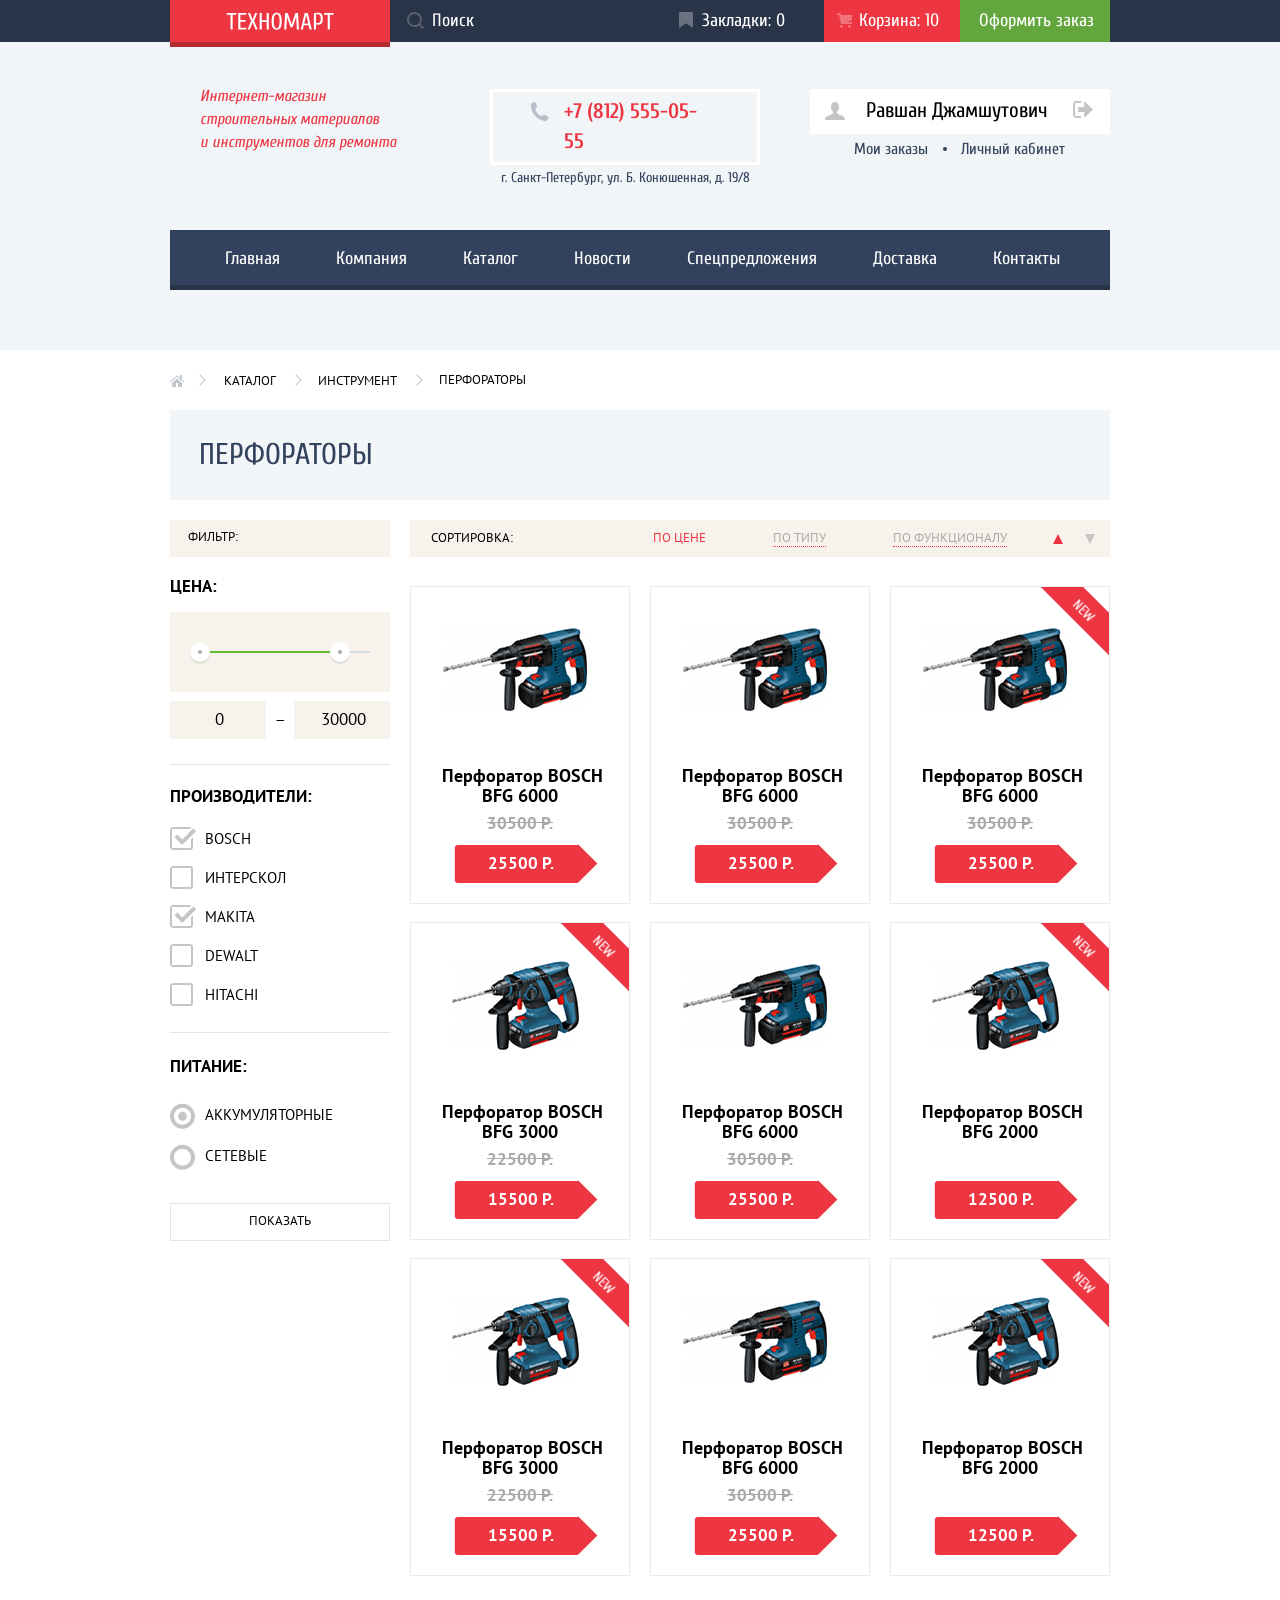
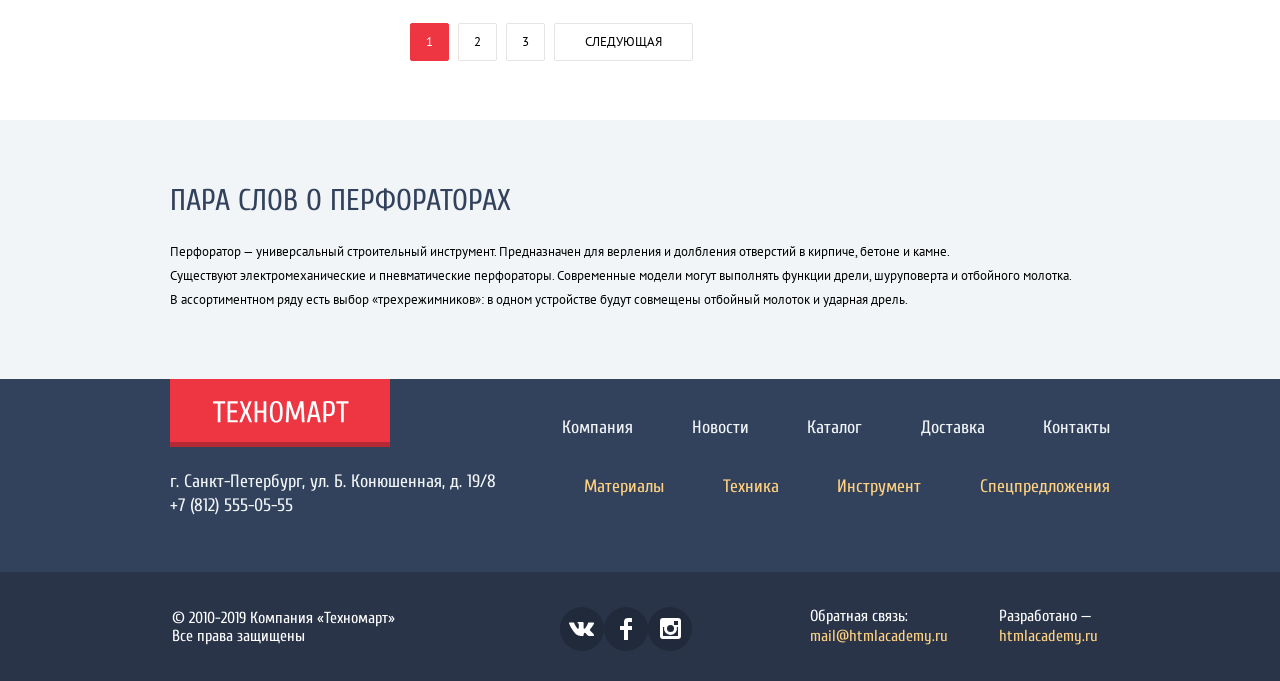
<file: catalog.html>
<!DOCTYPE html>
<html class="page" lang="ru">

<head>
  <meta charset="utf-8">
  <title>HTML Academy: Техномарт</title>
  <link rel="icon" href="favicon.ico">
  <link rel="icon" href="img/icon.svg" type="image/svg+xml">
  <link rel="apple-touch-icon" href="img/180.png">
  <link rel="manifest" href="manifest.webmanifest">
  <link
    href="https://fonts.googleapis.com/css2?family=Cuprum:ital,wght@0,400;0,700;1,400;1,700&family=PT+Sans:wght@400;700&display=swap&display=swap"
    rel="stylesheet">
  <link rel="stylesheet" href="css/normalize.min.css">
  <link rel="stylesheet" href="css/style.min.css">
</head>

<body class="page-body">
  <header class="main-header catalog-header">
    <div class="first-line-wrapper">
      <div class="header-first-line">
        <a class="header-logo" href="index.html">
          <img class="header-logo-img" src="img/tehnomart-logo-header.svg" alt="Логотип Техномарт." width="108"
            height="18">
        </a>
        <form class="search" method="POST" action="https://echo.htmlacademy.ru">
          <label class="visually-hidden" for="search">Поиск</label>
          <input class="search-input" type="search" id="search" name="search" placeholder="Поиск" required>
          <svg class="loupe" width="17" height="17" fill="#c5c5c5" xmlns="http://www.w3.org/2000/svg">
            <path fill-rule="evenodd" clip-rule="evenodd"
              d="M13.46 12.04L17 15.6 15.59 17l-3.55-3.54a7.5 7.5 0 111.41-1.41zM7.5 2a5.5 5.5 0 10.01 11.01A5.5 5.5 0 007.5 2z" />
          </svg>
        </form>
        <ul class="buyer-assistance-list">
          <li class="buyer-assistance-item">
            <a class="buyer-assistance-link bookmarks" href="#">Закладки: <span>0</span></a>
          </li>
          <li class="buyer-assistance-item">
            <a class="buyer-assistance-link cart filled-cart" href="#">Корзина: <span>10</span></a>
          </li>
          <li class="buyer-assistance-item">
            <a class="buyer-assistance-link place-order" href="#">Оформить заказ</a>
          </li>
        </ul>
      </div>
    </div>

    <div class="header-middle-line">
      <p class="middle-line-text">
        Интернет-магазин строительных материалов и&nbsp;инструментов для ремонта
      </p>
      <div class="header-address-block">
        <a class="header-phone" href="tel:78125550555">+7 (812) 555-05-55</a>
        <address class="header-address">
          г. Санкт-Петербург, ул. Б. Конюшенная, д. 19/8
        </address>
      </div>
      <div class="personal-account">
        <a class="personal-accaunt-link" href="#" aria-label="Профиль">
          <svg class="man-shadow" width="20" height="18" fill="#C5C5C5" xmlns="http://www.w3.org/2000/svg">
            <path
              d="M17.881 14.166c-2.144-.735-4.256-1.666-5.207-2.39-.657-.501-.77-1.618-.517-2.415 1.118-.903 1.864-2.477 1.864-4.278C14.021 2.276 12.221 0 10 0S5.979 2.276 5.979 5.083c0 1.801.746 3.374 1.863 4.277.253.798.141 1.915-.517 2.416-.95.724-3.063 1.654-5.207 2.39C-.026 14.902 0 18 0 18h20s.025-3.099-2.119-3.834z" />
          </svg>
          Равшан Джамшутович
        </a>

        <a class="login-out-button" href="#" aria-label="Выход из аккаунта">
          <svg class="login-out-icon" width="20" height="17" fill="#c5c5c5" xmlns="http://www.w3.org/2000/svg">
            <path d="M20 8.5L11.12 0v6h-6v5h6v6L20 8.5z" />
            <path
              d="M2.1 13.95V3.05c.02-.38.18-1.06 1.02-1.06h5.02V0H3.12C.94 0 .12 1.81.09 3.03v10.94C.1 15.2.94 17 3.12 17h5.02v-1.99H3.12c-.84 0-1-.68-1.01-1.06z" />
          </svg>
        </a>
        <div class="my-orders-block">
          <a class="my-orders-link" href="#">Мои заказы</a>
          <a class="personal-link" href="#">Личный кабинет</a>
        </div>
      </div>
    </div>

    <nav class="main-nav">
      <ul class="site-nav">
        <li class="site-nav-item"><a class="site-nav-link" href="index.html">Главная</a></li>
        <li class="site-nav-item"><a class="site-nav-link" href="#">Компания</a></li>
        <li class="site-nav-item"><a class="site-nav-link">Каталог</a></li>
        <li class="site-nav-item"><a class="site-nav-link" href="#">Новости</a></li>
        <li class="site-nav-item"><a class="site-nav-link" href="#">Спецпредложения</a></li>
        <li class="site-nav-item"><a class="site-nav-link" href="#">Доставка</a></li>
        <li class="site-nav-item"><a class="site-nav-link" href="#">Контакты</a></li>
      </ul>
    </nav>
  </header>

  <main class="page-catalog">
    <div class="container-s">
      <h1 class="visually-hidden">Большой выбор товаров на любой вкус</h1>
      <ul class="bread-crumbs">
        <li class="bread-crumbs-item bread-crumbs-item--home">
          <a class="bread-crumbs-link bread-crumbs-main" href="index.html">Главная</a>
        </li>
        <li class="bread-crumbs-item"><a class="bread-crumbs-link" href="#">Каталог</a></li>
        <li class="bread-crumbs-item"><a class="bread-crumbs-link" href="#">Инструмент</a></li>
        <li class="bread-crumbs-item breadcrums-current">Перфораторы</li>
      </ul>
      <h2 class="section-title perforator">Перфораторы</h2>

      <div class="catalog-wrapper">

        <section class="filters">
          <h3 class="catalog-section-title filters-title">Фильтр:</h3>
          <form class="filter" action="https://echo.htmlacademy.ru" method="GET">
            <fieldset class="filter-fieldset filter-price">
              <legend class="filter-legend">Цена:</legend>
              <div class="range-filter">
                <div class="range-controls">
                  <div class="scale">
                    <!-- ! Стили в разметке для программиста -->
                    <div class="bar" style="
                      width: 80%;
                      margin-left: 0%;">
                    </div>
                  </div>
                  <a class="toggle toggle-min" href="#" aria-label="Настройка минимальной цены" tabindex="0" style="
                  margin-left: 8%;"></a>
                  <a class="toggle toggle-max" href="#" aria-label="Настройка максимальной цены" tabindex="0" style="
                  margin-left: 72%;">
                  </a>
                </div>
                <div class="price-controls">
                  <label for="min-price">
                    <input class="price-controls-input" id="min-price" name="min-price" type="text" value="0">
                  </label>
                  <span>&mdash;</span>
                  <label for="max-price">
                    <input class="price-controls-input" id="max-price" name="max-price" type="text" value="30000">
                  </label>
                </div>
              </div>
            </fieldset>

            <fieldset class="filter-fieldset filter-manufacturers">
              <legend class="filter-legend">Производители:</legend>
              <ul class="filter-manufacturers-list">
                <li class="filter-checkbox">
                  <input class="check-input visually-hidden" name="checkbox-bosch" id="checkbox-bosch" type="checkbox"
                    checked>
                  <label class="check label-option" for="checkbox-bosch">Bosch</label>
                  <svg class="check-box" width="27" height="23" xmlns="http://www.w3.org/2000/svg">
                    <path class="check-square" fill-rule="evenodd" clip-rule="evenodd"
                      d="M3 0h17a3 3 0 013 3v17a3 3 0 01-3 3H3a3 3 0 01-3-3V3a3 3 0 013-3zm18 3c0-.54-.46-1-1-1H3c-.54 0-1 .46-1 1v17c0 .54.46 1 1 1h17c.54 0 1-.46 1-1V3z" />

                    <path class="check-mark"
                      d="M7.28 7.49L4.46 10.3l7.78 7.79L26.17 4.17l-2.83-2.83-11.1 11.1-4.96-4.95z" />
                    <path class="check-mark"
                      d="M21 20c0 .54-.46 1-1 1H3c-.54 0-1-.46-1-1V3c0-.54.46-1 1-1h16.9L21.5.42A2.96 2.96 0 0020 0H3a3 3 0 00-3 3v17a3 3 0 003 3h17a3 3 0 003-3v-9.83l-2 2V20z" />
                  </svg>
                </li>

                <li class="filter-checkbox">
                  <input class="check-input visually-hidden" name="checkbox-interskol" id="checkbox-interskol"
                    type="checkbox">
                  <label class="check label-option" for="checkbox-interskol">Интерскол</label>
                  <svg class="check-box" width="27" height="23" fill="c5c5c5" xmlns="http://www.w3.org/2000/svg">
                    <path class="check-square" fill-rule="evenodd" clip-rule="evenodd"
                      d="M3 0h17a3 3 0 013 3v17a3 3 0 01-3 3H3a3 3 0 01-3-3V3a3 3 0 013-3zm18 3c0-.54-.46-1-1-1H3c-.54 0-1 .46-1 1v17c0 .54.46 1 1 1h17c.54 0 1-.46 1-1V3z" />

                    <path class="check-mark"
                      d="M7.28 7.49L4.46 10.3l7.78 7.79L26.17 4.17l-2.83-2.83-11.1 11.1-4.96-4.95z" />
                    <path class="check-mark"
                      d="M21 20c0 .54-.46 1-1 1H3c-.54 0-1-.46-1-1V3c0-.54.46-1 1-1h16.9L21.5.42A2.96 2.96 0 0020 0H3a3 3 0 00-3 3v17a3 3 0 003 3h17a3 3 0 003-3v-9.83l-2 2V20z" />
                  </svg>
                </li>

                <li class="filter-checkbox">
                  <input class="check-input visually-hidden" name="checkbox-makita" id="checkbox-makita" type="checkbox"
                    checked>
                  <label class="check label-option" for="checkbox-makita">Makita</label>
                  <svg class="check-box" width="27" height="23" fill="c5c5c5" xmlns="http://www.w3.org/2000/svg">
                    <path class="check-square" fill-rule="evenodd" clip-rule="evenodd"
                      d="M3 0h17a3 3 0 013 3v17a3 3 0 01-3 3H3a3 3 0 01-3-3V3a3 3 0 013-3zm18 3c0-.54-.46-1-1-1H3c-.54 0-1 .46-1 1v17c0 .54.46 1 1 1h17c.54 0 1-.46 1-1V3z" />

                    <path class="check-mark"
                      d="M7.28 7.49L4.46 10.3l7.78 7.79L26.17 4.17l-2.83-2.83-11.1 11.1-4.96-4.95z" />
                    <path class="check-mark"
                      d="M21 20c0 .54-.46 1-1 1H3c-.54 0-1-.46-1-1V3c0-.54.46-1 1-1h16.9L21.5.42A2.96 2.96 0 0020 0H3a3 3 0 00-3 3v17a3 3 0 003 3h17a3 3 0 003-3v-9.83l-2 2V20z" />
                  </svg>
                </li>

                <li class="filter-checkbox">
                  <input class="check-input visually-hidden" name="checkbox-dewalt" id="checkbox-dewalt"
                    type="checkbox">
                  <label class="check label-option" for="checkbox-dewalt">Dewalt</label>
                  <svg class="check-box" width="27" height="23" fill="c5c5c5" xmlns="http://www.w3.org/2000/svg">
                    <path class="check-square" fill-rule="evenodd" clip-rule="evenodd"
                      d="M3 0h17a3 3 0 013 3v17a3 3 0 01-3 3H3a3 3 0 01-3-3V3a3 3 0 013-3zm18 3c0-.54-.46-1-1-1H3c-.54 0-1 .46-1 1v17c0 .54.46 1 1 1h17c.54 0 1-.46 1-1V3z" />

                    <path class="check-mark"
                      d="M7.28 7.49L4.46 10.3l7.78 7.79L26.17 4.17l-2.83-2.83-11.1 11.1-4.96-4.95z" />
                    <path class="check-mark"
                      d="M21 20c0 .54-.46 1-1 1H3c-.54 0-1-.46-1-1V3c0-.54.46-1 1-1h16.9L21.5.42A2.96 2.96 0 0020 0H3a3 3 0 00-3 3v17a3 3 0 003 3h17a3 3 0 003-3v-9.83l-2 2V20z" />
                  </svg>
                </li>

                <li class="filter-checkbox">
                  <input class="check-input visually-hidden" name="checkbox-hitachi" id="checkbox-hitachi"
                    type="checkbox">
                  <label class="check label-option" for="checkbox-hitachi">Hitachi</label>
                  <svg class="check-box" width="27" height="23" fill="c5c5c5" xmlns="http://www.w3.org/2000/svg">
                    <path class="check-square" fill-rule="evenodd" clip-rule="evenodd"
                      d="M3 0h17a3 3 0 013 3v17a3 3 0 01-3 3H3a3 3 0 01-3-3V3a3 3 0 013-3zm18 3c0-.54-.46-1-1-1H3c-.54 0-1 .46-1 1v17c0 .54.46 1 1 1h17c.54 0 1-.46 1-1V3z" />

                    <path class="check-mark"
                      d="M7.28 7.49L4.46 10.3l7.78 7.79L26.17 4.17l-2.83-2.83-11.1 11.1-4.96-4.95z" />
                    <path class="check-mark"
                      d="M21 20c0 .54-.46 1-1 1H3c-.54 0-1-.46-1-1V3c0-.54.46-1 1-1h16.9L21.5.42A2.96 2.96 0 0020 0H3a3 3 0 00-3 3v17a3 3 0 003 3h17a3 3 0 003-3v-9.83l-2 2V20z" />
                  </svg>
                </li>
              </ul>
            </fieldset>

            <fieldset class="filter-fieldset filter-power">
              <legend class="filter-legend">Питание:</legend>
              <ul class="filter-power-list">
                <li class="filter-power-item">
                  <input class="radio-input visually-hidden" name="radio-power" id="checkradio-battery" type="radio"
                    value="battery" checked>
                  <label class="radio-label label-option" for="checkradio-battery">Аккумуляторные</label>
                  <svg class="radio" width="25" height="26" fill="none" xmlns="http://www.w3.org/2000/svg">
                    <path class="radio-circle" fill-rule="evenodd" clip-rule="evenodd"
                      d="M0 13.354C0 6.451 5.597.854 12.5.854S25 6.451 25 13.354s-5.597 12.5-12.5 12.5S0 20.257 0 13.354zm21 0c0-4.687-3.813-8.5-8.5-8.5-4.687 0-8.5 3.813-8.5 8.5 0 4.687 3.813 8.5 8.5 8.5 4.687 0 8.5-3.813 8.5-8.5z" />
                    <path class="radio-mark" d="M12.5 17.854a4.5 4.5 0 100-9 4.5 4.5 0 000 9z" />
                  </svg>
                </li>

                <li class="filter-power-item">
                  <input class="radio-input visually-hidden" name="radio-power" id="checkradio-network" type="radio"
                    value="network">
                  <label class="radio-label label-option" for="checkradio-network">Сетевые</label>
                  <svg class="radio" width="25" height="26" fill="none" xmlns="http://www.w3.org/2000/svg">
                    <path class="radio-circle" fill-rule="evenodd" clip-rule="evenodd"
                      d="M0 13.354C0 6.451 5.597.854 12.5.854S25 6.451 25 13.354s-5.597 12.5-12.5 12.5S0 20.257 0 13.354zm21 0c0-4.687-3.813-8.5-8.5-8.5-4.687 0-8.5 3.813-8.5 8.5 0 4.687 3.813 8.5 8.5 8.5 4.687 0 8.5-3.813 8.5-8.5z" />
                    <path class="radio-mark" d="M12.5 17.854a4.5 4.5 0 100-9 4.5 4.5 0 000 9z" />
                  </svg>
                </li>
              </ul>
            </fieldset>

            <button class="button-show" type="submit">Показать</button>
          </form>
        </section>

        <div class="gallery-wrapper">

          <section class="sort">
            <h3 class="catalog-section-title sort-title">Сортировка:</h3>
            <ul class="sort-list">
              <li class="sort-list-item"><a class="sort-link by-price sort-selected" href="#">По цене</a></li>
              <li class="sort-list-item"><a class="sort-link by-type" href="#">По типу</a></li>
              <li class="sort-list-item"><a class="sort-link by-functional" href="#">По функционалу</a></li>
            </ul>
            <a class="sort-button sort-button-up sort-button--active" href="#"
              aria-label="Переключатель сортировки"></a>
            <a class="sort-button sort-button-down" href="#" aria-label="Переключатель сортировки"></a>
          </section>

          <section class="catalog">

            <h3 class="visually-hidden">Список товаров</h3>

            <ul class="catalog-list">

              <li class="catalog-item card">
                <div class="card-img-container">
                  <img class="card-img" src="img/bfg-6000.jpg" alt="Внешний вид перфоратора." width="144" height="128">
                </div>
                <div class="card-link-block">
                  <a class="card-link-buy js-link-buy" href="#">Купить</a>
                  <a class="card-link-bookmarks" href="#">В закладки</a>
                </div>
                <p class="card-name">Перфоратор&nbsp;BOSCH BFG 6000 </p>
                <div class="card-price-block">
                  <del class="card-old-price">30500 Р.</del>
                  <span class="card-new-price">25500 Р.</span>
                </div>
              </li>

              <li class="catalog-item card">
                <div class="card-img-container">
                  <img class="card-img" src="img/bfg-6000.jpg" alt="Внешний вид перфоратора." width="144" height="128">
                </div>
                <div class="card-link-block">
                  <a class="card-link-buy js-link-buy" href="#">Купить</a>
                  <a class="card-link-bookmarks" href="#">В закладки</a>
                </div>
                <p class="card-name">Перфоратор&nbsp;BOSCH BFG 6000 </p>
                <div class="card-price-block">
                  <del class="card-old-price">30500 Р.</del>
                  <span class="card-new-price">25500 Р.</span>
                </div>
              </li>

              <li class="catalog-item card product-new">
                <div class="card-img-container">
                  <img class=" card-img" src="img/bfg-6000.jpg" alt="Внешний вид перфоратора." width="144" height="128">
                </div>
                <div class="card-link-block">
                  <a class=" card-link-buy js-link-buy" href="#">Купить</a>
                  <a class="card-link-bookmarks" href="#">В закладки</a>
                </div>
                <p class="card-name">Перфоратор&nbsp;BOSCH BFG 6000 </p>
                <div class="card-price-block">
                  <del class="card-old-price">30500 Р.</del>
                  <span class="card-new-price">25500 Р.</span>
                </div>
              </li>

              <li class="catalog-item card product-new">
                <div class="card-img-container">
                  <img class="card-img" src="img/bfg-3000.jpg" alt="Внешний вид перфоратора." width="127" height="112">
                </div>
                <div class="card-link-block">
                  <a class="card-link-buy js-link-buy" href="#">Купить</a>
                  <a class="card-link-bookmarks" href="#">В закладки</a>
                </div>
                <p class="card-name">Перфоратор&nbsp;BOSCH BFG 3000</p>
                <div class="card-price-block">
                  <del class="card-old-price">22500 Р.</del>
                  <span class="card-new-price">15500 Р.</span>
                </div>
              </li>

              <li class="catalog-item card">
                <div class="card-img-container">
                  <img class="card-img" src="img/bfg-6000.jpg" alt="Внешний вид перфоратора." width="144" height="128">
                </div>
                <div class="card-link-block">
                  <a class="card-link-buy js-link-buy" href="#">Купить</a>
                  <a class="card-link-bookmarks" href="#">В закладки</a>
                </div>
                <p class="card-name">Перфоратор&nbsp;BOSCH BFG 6000 </p>
                <div class="card-price-block">
                  <del class="card-old-price">30500 Р.</del>
                  <span class="card-new-price">25500 Р.</span>
                </div>
              </li>

              <li class="catalog-item card product-new">
                <div class="card-img-container">
                  <img class="card-img" src="img/bfg-2000.jpg" alt="Внешний вид перфоратора." width="127" height="112">
                </div>
                <div class="card-link-block">
                  <a class="card-link-buy js-link-buy" href="#">Купить</a>
                  <a class="card-link-bookmarks" href="#">В закладки</a>
                </div>
                <p class="card-name">Перфоратор&nbsp;BOSCH BFG 2000</p>
                <div class="card-price-block">
                  <del class="card-old-price"></del>
                  <span class="card-new-price">12500 Р.</span>
                </div>
              </li>

              <li class="catalog-item card product-new">
                <div class="card-img-container">
                  <img class="card-img" src="img/bfg-3000.jpg" alt="Внешний вид перфоратора." width="127" height="112">
                </div>
                <div class="card-link-block">
                  <a class="card-link-buy js-link-buy" href="#">Купить</a>
                  <a class="card-link-bookmarks" href="#">В закладки</a>
                </div>
                <p class="card-name">Перфоратор&nbsp;BOSCH BFG 3000</p>
                <div class="card-price-block">
                  <del class="card-old-price">22500 Р.</del>
                  <span class="card-new-price">15500 Р.</span>
                </div>
              </li>

              <li class="catalog-item card">
                <div class="card-img-container">
                  <img class="card-img" src="img/bfg-6000.jpg" alt="Внешний вид перфоратора." width="144" height="128">
                </div>
                <div class="card-link-block">
                  <a class="card-link-buy js-link-buy" href="#">Купить</a>
                  <a class="card-link-bookmarks" href="#">В закладки</a>
                </div>
                <p class="card-name">Перфоратор&nbsp;BOSCH BFG 6000 </p>
                <div class="card-price-block">
                  <del class="card-old-price">30500 Р.</del>
                  <span class="card-new-price">25500 Р.</span>
                </div>
              </li>

              <li class="catalog-item card product-new">
                <div class="card-img-container">
                  <img class="card-img" src="img/bfg-2000.jpg" alt="Внешний вид перфоратора." width="127" height="112">
                </div>
                <div class="card-link-block">
                  <a class="card-link-buy js-link-buy" href="#">Купить</a>
                  <a class="card-link-bookmarks" href="#">В закладки</a>
                </div>
                <p class="card-name">Перфоратор&nbsp;BOSCH BFG 2000</p>
                <div class="card-price-block">
                  <del class="card-old-price"></del>
                  <span class="card-new-price">12500 Р.</span>
                </div>
              </li>

            </ul>

            <ul class="pagination-list">
              <li class="pagination-item">
                <a class="pagination-link pagination-link-current" href="#">1</a>
              </li>
              <li class="pagination-item">
                <a class="pagination-link" href="#">2</a>
              </li>
              <li class="pagination-item">
                <a class="pagination-link" href="#">3</a>
              </li>
              <li class="pagination-item">
                <a class="pagination-link pagination-link-next" href="#">Следующая</a>
              </li>
            </ul>

          </section>
        </div>
      </div>
    </div>

    <article class="catalog-article">
      <div class="container">
        <h2 class="section-title catalog-article-title">
          Пара слов о перфораторах
        </h2>
        <p class="paragraph-text catalog-article-text">
          Перфоратор — универсальный строительный инструмент. Предназначен для верления и долбления отверстий в
          кирпиче,
          бетоне и камне.<br>
          Существуют электромеханические и пневматические перфораторы. Современные модели могут выполнять функции
          дрели,
          шуруповерта и отбойного молотка.<br>
          В ассортиментном ряду есть выбор «трехрежимников»: в одном устройстве будут совмещены отбойный молоток и
          ударная дрель.
        </p>
      </div>
    </article>
  </main>

  <footer class="main-footer">
    <section class="footer-nav">
      <div class="container">
        <h2 class="visually-hidden">Контакты и навигация</h2>
        <div class="footer-nav-wrapper">
          <a class="footer-logo" href="index.html"><img class="footer-logo-img" src="img/tehnomart-logo-footer.svg"
              alt="Логотип Техномарт." width="137" height="22"></a>
          <ul class="footer-nav-list">
            <li class="footer-nav-item"><a class="footer-nav-link" href="#">Компания</a></li>
            <li class="footer-nav-item"><a class="footer-nav-link" href="#">Новости</a></li>
            <li class="footer-nav-item">
              <a class="footer-nav-link">Каталог</a>
            </li>
            <li class="footer-nav-item"><a class="footer-nav-link" href="#">Доставка</a></li>
            <li class="footer-nav-item"><a class="footer-nav-link" href="#">Контакты</a></li>
          </ul>
          <div class="footer-address-block">
            <address class="footer-address">
              г. Санкт-Петербург, ул. Б. Конюшенная, д. 19/8
            </address>
            <a class="footer-phone" href="tel:78125550555">+7 (812) 555-05-55</a>
          </div>
          <ul class="footer-offers-list">
            <li class="footer-offers-item"><a class="footer-offers-link" href="#">Материалы</a></li>
            <li class="footer-offers-item"><a class="footer-offers-link" href="#">Техника</a></li>
            <li class="footer-offers-item"><a class="footer-offers-link" href="#">Инструмент</a></li>
            <li class="footer-offers-item">
              <a class="footer-offers-link" href="#">Спецпредложения</a>
            </li>
          </ul>
        </div>
      </div>
    </section>

    <section class="footer-social">
      <div class="container">
        <h2 class="visually-hidden">Социальные сети и обратная связь</h2>
        <div class="footer-social-wrapper">
          <p class="footer-social-copyright">
            &copy; 2010-2019 Компания &laquo;Техномарт&raquo; Все права
            защищены
          </p>
          <ul class="footer-social-list">
            <li class="footer-social-item">
              <a class="social-button" href="#">
                <span class="visually-hidden">Вконтакте</span>
                <svg width="26" height="15" fill="none" xmlns="http://www.w3.org/2000/svg">
                  <path
                    d="M15.54 11.73c.92-.3 2.1 1.91 3.35 2.75.95.64 1.67.5 1.67.5l3.34-.04s1.75-.1.92-1.46c-.07-.11-.48-1-2.49-2.83-2.1-1.92-1.8-1.6.72-4.92C24.58 3.71 25.2 2.48 25 1.95c-.19-.5-1.32-.37-1.32-.37l-3.77.03c-.36 0-.67.1-.82.48 0 0-.6 1.56-1.39 2.89-1.67 2.8-2.34 2.95-2.62 2.77-.64-.4-.48-1.63-.48-2.5 0-2.71.42-3.84-.81-4.14-.41-.1-.71-.16-1.76-.17-1.34-.02-2.48 0-3.12.31-.43.21-.76.67-.56.7.25.03.8.14 1.11.54.39.52.37 1.68.37 1.68s.22 3.2-.52 3.6c-.5.27-1.2-.29-2.7-2.83-.76-1.3-1.34-2.74-1.34-2.74s-.1-.27-.3-.42c-.25-.17-.59-.22-.59-.22l-3.57.02s-.54.01-.74.24c-.17.2-.01.63-.01.63s2.8 6.45 5.97 9.7c2.9 2.98 6.21 2.79 6.21 2.79h1.5s.45-.05.68-.3c.22-.22.21-.64.21-.64s-.03-1.98.9-2.27z"
                    fill="#fff" />
                </svg>
              </a>
            </li>
            <li class="footer-social-item">
              <a class="social-button" href="#">
                <span class="visually-hidden">Фейсбук</span>
                <svg width="12" height="22" fill="none" xmlns="http://www.w3.org/2000/svg">
                  <path d="M12 4V0H8a4 4 0 00-4 4v4H0v4h4v10h4V12h4V8H8V4h4z" fill="#fff" />
                </svg>
              </a>
            </li>
            <li class="footer-social-item">
              <a class="social-button" href="#">
                <span class="visually-hidden">Инстаграм</span>
                <svg width="21" height="21" fill="none" xmlns="http://www.w3.org/2000/svg">
                  <path fill-rule="evenodd" clip-rule="evenodd"
                    d="M3 0h15a3 3 0 013 3v15a3 3 0 01-3 3H3a3 3 0 01-3-3V3a3 3 0 013-3zm11 10.5a3.5 3.5 0 10-7 0 3.5 3.5 0 007 0zM3 18V9h1.18a6.5 6.5 0 1012.64 0H18v9H3zM14 7h4V3h-4v4z"
                    fill="#fff" />
                </svg>
              </a>
            </li>
          </ul>
          <p class="footer-feedback">
            Обратная связь:<br><a class="footer-feedback-link" href="mailto:mail@htmlacademy.ru">mail@htmlacademy.ru</a>
          </p>
          <p class="footer-developer">
            Разработано&nbsp;&mdash;<a class="footer-developer-link"
              href="https://htmlacademy.ru/intensive/htmlcss">htmlacademy.ru</a>
          </p>
        </div>
      </div>
    </section>
  </footer>

  <section class="modal cart-notice js-cart-notice">
    <div class="cart-notice-positioning">
      <h2 class="cart-notice-title">Товар добавлен в корзину!</h2>
      <div class="cart-notice-button-block">
        <a class="button arrange" href="#">Оформить заказ</a>
        <a class="button continue-shopping" href="#">Продолжить покупки</a>
      </div>
      <button class="modal-close" type="button">Закрыть</button>
    </div>
  </section>

  <script src="./js/script.min.js"></script>
</body>

</html>
</file>
<file: css/style.min.css>
:root{--basic-white:#ffffff;--basic-beige:#f7f3ec;--basic-cream:#f9f5f0;--basic-cloudy:#f1f5f7;--basic-border:#e5e5e5;--basic-disabled:#b5b5b5;--basic-greylight:#c5c5c5;--basic-grey:#a9a9a9;--basic-dark-grey:#3d546f;--basic-yellow:#ffbf47;--basic-dark-yellow:#ffd180;--basic-red:#ee3643;--basic-dark-red:#ca2c37;--basic-darken-red:#ba2732;--basic-lilac:#dc91d8;--basic-black:#000000;--basic-line:#405069;--basic-sky-blue:#3bbce3;--basic-blue:#32425c;--basic-dark-blue:#293449;--basic-darken-blue:#212a3a;--basic-mint:#8ed78f;--basic-light-green:#5fbb2d;--basic-green:#63a63e;--basic-dark-green:#518534;--basic-shadow-green:#367315;--basic-shadow:rgba(0, 0, 0, 0.15);--basic-bottom-line:rgba(0, 0, 0, 0.24);--basic-ladel-disabled:rgba(0, 0, 0, 0.4);--basic-transparent-white-text:rgba(255, 255, 255, 0.5);--basic-transparent-black-text:rgba(0, 0, 0, 0.3);--basic-transparent-cloudy-text:rgba(241, 245, 247, 0.5);--basic-transparent-yellow-text:rgba(255, 209, 128, 0.5);--basic-transparent-button:rgba(255, 255, 255, 0.3);--basic-transparent-button-hover:rgba(197, 197, 197, 0.3);--basic-transparent-button-active:rgba(169, 169, 169, 0.3)}.page-body{min-width:940px;margin:0;padding:0;font-family:Cuprum,Arial,sans-serif;font-size:13px;line-height:24px;font-weight:400;color:var(--basic-black);background-color:var(--basic-white);min-height:100%;display:-ms-grid;display:grid;-ms-grid-rows:-webkit-min-content 1fr -webkit-min-content;-ms-grid-rows:min-content 1fr min-content;grid-template-rows:-webkit-min-content 1fr -webkit-min-content;grid-template-rows:min-content 1fr min-content;-ms-flex-line-pack:start;align-content:start}a{text-decoration:none}img{max-width:100%;height:auto}.visually-hidden:not(:focus):not(:active),input[type=checkbox].visually-hidden,input[type=radio].visually-hidden{position:absolute;width:1px;height:1px;margin:-1px;border:0;padding:0;white-space:nowrap;-webkit-clip-path:inset(100%);clip-path:inset(100%);clip:rect(0 0 0 0);overflow:hidden}.page{height:100%}.main-header{display:-ms-grid;display:grid;-ms-grid-rows:-webkit-min-content 1fr -webkit-min-content;-ms-grid-rows:min-content 1fr min-content;grid-template-rows:-webkit-min-content 1fr -webkit-min-content;grid-template-rows:min-content 1fr min-content;margin-bottom:60px;background-color:var(--basic-cloudy)}.first-line-wrapper{width:100%;margin-bottom:47px;background-color:var(--basic-dark-blue)}.header-first-line{position:relative;display:-webkit-box;display:-ms-flexbox;display:flex;-webkit-box-sizing:border-box;box-sizing:border-box;width:940px;min-height:42px;padding-left:220px;margin:0 auto;font-size:18px;color:var(--basic-white)}.header-logo{position:absolute;top:0;left:0;width:220px;height:47px;text-align:center;background-color:var(--basic-red);-webkit-box-shadow:inset 0 -5px 0 var(--basic-bottom-line);box-shadow:inset 0 -5px 0 var(--basic-bottom-line)}.header-logo-img{margin-top:12px}.header-logo:active{background-color:var(--basic-darken-red)}.search{position:relative;width:270px;height:42px;display:-webkit-box;display:-ms-flexbox;display:flex}.search-input{width:100%;padding-left:42px;font-size:18px;line-height:24px;color:var(--basic-white);background-color:transparent;border:none}.search-input::-webkit-input-placeholder{color:var(--basic-white)}.search-input::-moz-placeholder{color:var(--basic-white)}.search-input:-ms-input-placeholder{color:var(--basic-white)}.search-input::-ms-input-placeholder{color:var(--basic-white)}.search-input::placeholder{color:var(--basic-white)}.search-input:focus{background-color:var(--basic-white);color:var(--basic-black)}.search-input:valid{color:var(--basic-black);background-color:var(--basic-white)}.loupe{position:absolute;top:12px;left:17px;opacity:.3}.search-input:focus+.loupe{fill:var(--basic-red);opacity:1}.search-input:valid+.loupe{fill:var(--basic-red);opacity:1}.buyer-assistance-list{display:-webkit-box;display:-ms-flexbox;display:flex;-webkit-box-pack:end;-ms-flex-pack:end;justify-content:flex-end;-ms-flex-wrap:wrap;flex-wrap:wrap;width:450px;margin:0;margin-left:auto;padding:0;list-style:none}.buyer-assistance-link{position:relative;display:block;padding-top:9px;padding-bottom:9px;color:var(--basic-white);-webkit-box-sizing:border-box;box-sizing:border-box}.buyer-assistance-link:active{color:rgba(255,255,255,.5);background-color:var(--basic-darken-blue)}.bookmarks{width:164px;padding:9px 22px 9px 42px;-webkit-box-sizing:border-box;box-sizing:border-box}.bookmarks::before{position:absolute;content:"";top:12px;left:19px;width:14px;height:16px;background-image:url(../img/pennant.svg);background-repeat:no-repeat;opacity:.3}.bookmarks:hover::before{opacity:1}.bookmarks:active::before{opacity:.3}.cart{width:136px;padding:9px 21px 9px 35px}.filled-cart{background-color:var(--basic-red)}.cart::before{position:absolute;content:"";top:13px;left:13px;width:15px;height:15px;background-image:url(../img/icon-cart.svg);background-repeat:no-repeat;opacity:.3}.cart:hover::before{opacity:1}.cart:active::before{opacity:.3}.place-order{width:150px;padding:9px 16px 9px 19px;background-color:var(--basic-green)}.place-order:hover{background-color:var(--basic-light-green)}.place-order:active{color:var(--basic-transparent-white-text);background-color:var(--basic-green)}.header-middle-line{display:-ms-grid;display:grid;-ms-grid-columns:320px 270px 1fr;grid-template-columns:320px 270px 1fr;width:940px;margin:0 auto 38px}.middle-line-text{width:197px;margin:-4px 0 0 30px;font-family:Cuprum,Arial,sans-serif;font-style:italic;font-size:16px;line-height:23px;color:var(--basic-red)}.header-address-block{position:relative;margin-bottom:2px}.header-phone{display:block;width:270px;-webkit-box-sizing:border-box;box-sizing:border-box;margin-bottom:1px;padding:4px 42px 6px 71px;font-weight:700;font-size:21px;line-height:30px;color:var(--basic-red);border:3px solid var(--basic-white)}.header-phone::before{position:absolute;content:"";top:13px;left:40px;width:19px;height:19px;background-image:url(../img/handset.svg);background-repeat:no-repeat;fill:#b7bfc8}.header-address{text-align:center;font-size:14px;font-style:normal;color:var(--basic-blue)}.user-block{position:relative;justify-self:end;display:-webkit-box;display:-ms-flexbox;display:flex;-webkit-box-align:start;-ms-flex-align:start;align-items:flex-start}.login-link{padding-top:12px;padding-right:27px;padding-bottom:12px;padding-left:45px;margin-right:10px}.icon-login{position:absolute;top:14px;left:19px}.login-link:hover+.icon-login path{fill:var(--basic-dark-grey)}.login-link:active+.icon-login path{fill:var(--basic-greylight)}.registration-link{padding:12px 24px}.login-link,.registration-link{display:block;font-size:21px;line-height:21px;color:var(--basic-black);background-color:var(--basic-white)}.login-link:hover,.registration-link:hover{color:var(--basic-red)}.login-link:active,.registration-link:active{color:var(--basic-greylight)}.main-nav{width:940px;margin:0 auto;margin-bottom:60px;font-size:18px}.site-nav{display:-webkit-box;display:-ms-flexbox;display:flex;-ms-flex-wrap:wrap;flex-wrap:wrap;width:940px;margin:0;padding:0;padding-left:23px;-webkit-box-sizing:border-box;box-sizing:border-box;list-style:none;background-color:var(--basic-blue);-webkit-box-shadow:inset 0 -5px 0 var(--basic-dark-blue);box-shadow:inset 0 -5px 0 var(--basic-dark-blue)}.site-nav-item{margin-left:5px}.site-nav-link{display:block;font-size:18px;padding-top:17px;padding-bottom:19px;padding-left:27px;padding-right:24px;text-align:center;color:var(--basic-white)}.site-nav-link:hover{background-color:var(--basic-dark-blue)}.site-nav-link:active{color:var(--basic-transparent-white-text)}.container{width:940px;margin:0 auto;overflow:hidden}.container-s{width:940px;margin:0 auto}.offers{margin-bottom:60px}.offers-list{display:-ms-grid;display:grid;-ms-grid-rows:123px 20px 123px 20px 123px;grid-template-rows:repeat(3,123px);-ms-grid-columns:300px 20px 300px 20px 300px;grid-template-columns:repeat(3,300px);grid-gap:20px;margin:0;padding:0;list-style:none}.offers-list>:nth-child(1){-ms-grid-row:1;-ms-grid-column:1}.offers-list>:nth-child(2){-ms-grid-row:1;-ms-grid-column:3}.offers-list>:nth-child(3){-ms-grid-row:1;-ms-grid-column:5}.offers-list>:nth-child(4){-ms-grid-row:3;-ms-grid-column:1}.offers-list>:nth-child(5){-ms-grid-row:3;-ms-grid-column:3}.offers-list>:nth-child(6){-ms-grid-row:3;-ms-grid-column:5}.offers-list>:nth-child(7){-ms-grid-row:5;-ms-grid-column:1}.offers-list>:nth-child(8){-ms-grid-row:5;-ms-grid-column:3}.offers-list>:nth-child(9){-ms-grid-row:5;-ms-grid-column:5}.offers-slider{grid-row:2/-1;-ms-grid-column:1;-ms-grid-column-span:2;grid-column:1/3}.offers-item{position:relative}.offers-item::after{content:"";position:absolute;display:block;background-repeat:no-repeat;background-position:0 0}.offers-item-materials{background-color:var(--basic-yellow);overflow:hidden}.offers-item-materials::before{position:absolute;content:"new";top:8px;right:-37px;width:121px;-webkit-transform:rotate(45deg);-ms-transform:rotate(45deg);transform:rotate(45deg);background-color:var(--basic-red);color:var(--basic-white);padding-top:8px;padding-bottom:4px;text-align:center;text-transform:uppercase;font-size:14px;line-height:18px}.offers-item-materials::after{top:31px;right:43px;width:44px;height:65px;background-image:url(../img/bucket.svg)}.offers-item-tools{background-color:var(--basic-sky-blue)}.offers-item-tools::after{top:32px;right:28px;width:78px;height:61px;background-image:url(../img/drill.svg)}.offers-item-mashinery{background-color:var(--basic-lilac)}.offers-item-mashinery::after{top:29px;right:32px;width:78px;height:62px;background-image:url(../img/tractor.svg.)}.offers-item-discounts{background-color:var(--basic-mint)}.offers-item-discounts::after{top:26px;right:45px;width:59px;height:72px;background-image:url(../img/big-shoping-cart.svg)}.offers-item-delivery{background-color:var(--basic-yellow)}.offers-item-delivery::after{top:31px;right:31px;width:78px;height:63px;background-image:url(../img/car.svg)}.offers-item-title{position:relative;margin:0;margin-top:20px;margin-left:22px;margin-bottom:14px;font-weight:700;font-size:24px;line-height:30px;color:var(--basic-white)}.offers-link{display:block;width:135px;margin-left:22px;padding-top:10px;padding-bottom:10px;text-align:center;font-size:14px;line-height:18px;color:var(--basic-white);background-color:var(--basic-transparent-button);text-transform:uppercase}.offers-link:hover{background-color:var(--basic-transparent-button-hover)}.offers-link:active{background-color:var(--basic-transparent-button-active)}.slider-container{position:relative;min-height:266px}.slider{min-height:100%;height:100%;padding:0;margin:0;list-style:none}.slider-item{position:relative;display:none;-webkit-box-sizing:border-box;box-sizing:border-box;min-height:100%;padding:23px 24px 67px}.slider-item--active{display:block}.slider-item--first{background:var(--basic-blue) url(../img/drill.jpg) no-repeat top left;background-size:cover}.slider-item--second{background:var(--basic-blue) url(../img/perforator.jpg) no-repeat top left;background-size:cover}.slider-title{width:70%;padding:0;margin:0 0 4px;font-weight:700;font-size:36px;line-height:36px;text-transform:uppercase;color:var(--basic-white)}.slider-text{min-height:136px;padding:0;margin:0;font-size:18px;line-height:24px;color:var(--basic-white)}.button{display:inline-block;vertical-align:middle;text-align:center;padding:11px 24px 9px;font-size:14px;line-height:18px;text-transform:uppercase;color:var(--basic-white);background-color:var(--basic-red);border:none;-webkit-box-sizing:border-box;box-sizing:border-box}.button:hover{background-color:var(--basic-dark-red)}.button:active{background-color:var(--basic-darken-red)}.slider-link{position:absolute;min-width:143px;bottom:28px;left:25px;padding:11px 46px 9px}.slider-arrow{position:absolute;top:50%;-webkit-transform:translateY(-26%);-ms-transform:translateY(-26%);transform:translateY(-26%);width:22px;height:40px;background:url(../img/icon-left.svg) no-repeat top left}.slider-arrow--left{left:25px}.slider-arrow--right{right:20px;-webkit-transform:rotate(180deg) translateY(26%);-ms-transform:rotate(180deg) translateY(26%);transform:rotate(180deg) translateY(26%)}.slider-pager{position:absolute;left:50%;-webkit-transform:translateX(-33%);-ms-transform:translateX(-33%);transform:translateX(-33%);bottom:35px;display:-webkit-box;display:-ms-flexbox;display:flex;padding:0;margin:0;list-style:none;margin-left:-12px}.slider-pager-item{margin-left:11px}.slider-pager-link{display:block;width:6px;height:6px;border-radius:50%;background-color:var(--basic-white);border:2px solid var(--basic-white)}.slider-pager-link--active{background-color:red}.popular-products{margin-bottom:72px}.section-title-block{display:-webkit-box;display:-ms-flexbox;display:flex;-webkit-box-pack:justify;-ms-flex-pack:justify;justify-content:space-between;-webkit-box-align:center;-ms-flex-align:center;align-items:center;padding:24px 14px 24px 28px;margin-bottom:21px;background-color:var(--basic-cream)}.section-title{width:100%;margin:0;font-size:30px;line-height:30px;font-weight:400;text-transform:uppercase;color:var(--basic-blue);-webkit-box-sizing:border-box;box-sizing:border-box}.section-block-link{min-width:192px;padding:11px 5px 10px}.popular-products-list{display:-ms-grid;display:grid;-ms-grid-columns:220px 20px 220px 20px 220px 20px 220px;grid-template-columns:repeat(4,220px);-webkit-column-gap:20px;-moz-column-gap:20px;column-gap:20px;margin:0;margin-left:-20px;padding:0;list-style:none}.popular-products-item{margin-left:20px}.card{position:relative;overflow:hidden;width:220px;padding-top:179px;padding-bottom:90px;min-height:318px;font-family:"PT Sans",Arial,sans-serif;font-weight:700;border:1px solid #eaeaea;-webkit-box-sizing:border-box;box-sizing:border-box}.card:hover{-webkit-box-shadow:0 4px 20px var(--basic-shadow);box-shadow:0 4px 20px var(--basic-shadow)}.card:focus-within{-webkit-box-shadow:0 4px 20px var(--basic-shadow);box-shadow:0 4px 20px var(--basic-shadow)}.card:hover .card-img-container{opacity:0}.card:hover .card-link-block{opacity:1}.card:focus-within .card-img-container{opacity:0}.card:focus-within .card-link-block{opacity:1}.card-img-container{position:absolute;top:0;left:0;display:-webkit-box;display:-ms-flexbox;display:flex;-webkit-box-pack:center;-ms-flex-pack:center;justify-content:center;-webkit-box-align:center;-ms-flex-align:center;align-items:center;width:100%;height:166px;padding-right:10px;-webkit-box-sizing:border-box;box-sizing:border-box}.card-img{max-width:95%}.card-link-block{position:absolute;top:0;left:50%;-webkit-transform:translateX(-50%);-ms-transform:translateX(-50%);transform:translateX(-50%);display:-webkit-box;display:-ms-flexbox;display:flex;-webkit-box-orient:vertical;-webkit-box-direction:normal;-ms-flex-direction:column;flex-direction:column;-webkit-box-align:center;-ms-flex-align:center;align-items:center;width:135px;margin:0 auto;text-transform:uppercase;opacity:0}.card-link-buy{position:relative;width:135px;margin:38px 0 10px;padding:9px 10px 10px 20px;text-align:center;font-family:Cuprum,Arial,sans-serif;font-size:14px;line-height:18px;font-weight:400;color:var(--basic-white);background-color:var(--basic-green);border-radius:2px;-webkit-box-shadow:inset 0 -3px 0 var(--basic-shadow-green);box-shadow:inset 0 -3px 0 var(--basic-shadow-green);-webkit-box-sizing:border-box;box-sizing:border-box}.card-link-buy:hover{background-color:var(--basic-light-green)}.card-link-buy:active{background-color:var(--basic-dark-green)}.card-link-buy::before{position:absolute;content:"";top:8px;left:28px;width:15px;height:15px;background-image:url(../img/icon-cart.svg);opacity:.3}.card-link-bookmarks{width:135px;padding:8px 18px 6px 14px;text-align:center;font-family:Cuprum,Arial,sans-serif;font-size:14px;line-height:18px;font-weight:400;color:var(--basic-blue);border:3px solid var(--basic-green);border-radius:2px;-webkit-box-sizing:border-box;box-sizing:border-box}.card-link-bookmarks:hover{border-color:var(--basic-blue)}.card-link-bookmarks:active{opacity:.5}.product-new::after{content:"new";position:absolute;top:9px;right:-48px;-webkit-transform:rotate(45deg);-ms-transform:rotate(45deg);transform:rotate(45deg);width:100px;padding:8px 23px 4px 19px;font-family:Cuprum,Arial,sans-serif;font-size:14px;line-height:18px;font-weight:400;text-align:center;text-transform:uppercase;color:var(--basic-white);background-color:var(--basic-red)}.card-name{width:156px;margin:0 auto;text-align:center;font-size:18px;line-height:20px}.card-price-block{position:absolute;bottom:0;left:0;width:100%;height:90px;text-align:center}.card-old-price{margin:0 auto;font-size:17px;line-height:18px;color:var(--basic-grey)}.card-new-price{position:absolute;bottom:20px;left:50%;-webkit-transform:translateX(-53%);-ms-transform:translateX(-53%);transform:translateX(-53%);min-width:100px;padding:9px 7px 11px 16px;font-size:17px;line-height:18px;color:var(--basic-white);background-color:var(--basic-red);border-top-left-radius:3px;border-bottom-left-radius:3px}.card-new-price::after{position:absolute;content:"";width:27px;height:27px;top:5px;right:-14px;background-color:var(--basic-red);-webkit-transform:rotate(45deg);-ms-transform:rotate(45deg);transform:rotate(45deg)}.manufacturers{margin-bottom:70px}.manufacturers-link{margin-right:5px}.manufacturers-list{display:-ms-grid;display:grid;-ms-grid-columns:220px 20px 220px 20px 220px 20px 220px;grid-template-columns:repeat(4,220px);-ms-grid-rows:145px 20px 145px;grid-template-rows:repeat(2,145px);grid-gap:20px;margin:0;padding:0;list-style:none}.manufacturers-list>:nth-child(1){-ms-grid-row:1;-ms-grid-column:1}.manufacturers-list>:nth-child(2){-ms-grid-row:1;-ms-grid-column:3}.manufacturers-list>:nth-child(3){-ms-grid-row:1;-ms-grid-column:5}.manufacturers-list>:nth-child(4){-ms-grid-row:1;-ms-grid-column:7}.manufacturers-list>:nth-child(5){-ms-grid-row:3;-ms-grid-column:1}.manufacturers-list>:nth-child(6){-ms-grid-row:3;-ms-grid-column:3}.manufacturers-list>:nth-child(7){-ms-grid-row:3;-ms-grid-column:5}.manufacturers-list>:nth-child(8){-ms-grid-row:3;-ms-grid-column:7}.manufacturers-item{display:-webkit-box;display:-ms-flexbox;display:flex;min-height:143px;border:1px solid #eaeaea}.manufacturers-item:hover{-webkit-box-shadow:0 4px 20px rgba(0,0,0,.15);box-shadow:0 4px 20px rgba(0,0,0,.15)}.manufacturers-item:active{opacity:.5}.manufacturers-item-link{display:-webkit-box;display:-ms-flexbox;display:flex;-webkit-box-align:center;-ms-flex-align:center;align-items:center;-webkit-box-pack:center;-ms-flex-pack:center;justify-content:center;width:100%}.services{margin-bottom:70px;background-color:var(--basic-cloudy)}.services-title{padding-top:64px;margin-bottom:23px}.paragraph-text{position:relative;margin:0;font-size:13px;line-height:24px;font-family:"PT Sans",Arial,sans-serif;z-index:10}.services-lead{width:400px;margin-bottom:24px}.services-slider{display:-ms-grid;display:grid;-ms-grid-columns:240px 80px 1fr;grid-template-columns:240px 1fr;-webkit-column-gap:80px;-moz-column-gap:80px;column-gap:80px}.services-slider-list{position:relative;margin:0;margin-bottom:54px;padding:0;padding-top:48px;padding-bottom:45px;list-style:none}.services-slider-list::after{content:"";position:absolute;top:11px;right:0;display:block;width:10px;height:279px;background-image:url(../img/service-shadow.png)}.services-slider-item--active{display:block}.services-slider-link{display:block;padding-top:13px;padding-left:22px;padding-bottom:17px;font-weight:700;font-size:21px;line-height:30px;color:var(--basic-white);background-color:var(--basic-blue);border-top:1px solid var(--basic-line);border-bottom:1px solid var(--basic-dark-blue)}.services-slider-link:hover{background-color:var(--basic-dark-blue)}.services-slider-link--selected,.services-slider-link--selected:hover{color:var(--basic-blue);background-color:var(--basic-white);border-color:var(--basic-white)}.slider-element-list{margin:0;padding:0;padding-top:45px;list-style:none}.slider-element-item{position:relative;display:none}.slider-element-item::after{position:absolute;content:"";display:block;background-repeat:no-repeat;background-position:0 0;z-index:1}.slider-element-item--active{display:block}.slider-element-item--first::after{top:20px;right:-16px;width:486px;height:261px;background-image:url(../img/delivery-car.png)}.slider-element-item--second::after{top:0;right:-9px;width:389px;height:283px;background-image:url(../img/guarantee.png)}.slider-element-item--third::after{top:0;right:-10px;width:465px;height:285px;background-image:url(../img/credit.png)}.slider-element-title{padding:0;margin-bottom:28px}.slider-element-text{width:312px}.credit-request{width:194px;margin-top:25px;margin-bottom:20px;padding-left:12px;padding-right:10px;padding-top:12px;padding-bottom:9px;border-radius:3px}.index-columns{display:-ms-grid;display:grid;-ms-grid-columns:460px 180px 300px;grid-template-columns:460px 300px;-webkit-column-gap:180px;-moz-column-gap:180px;column-gap:180px;margin-bottom:70px}.adout-company-title,.contacts-title{margin-bottom:22px}.about-company-lead{margin-bottom:24px}.list-text{width:385px;margin-bottom:1px}.about-company-list{margin:0;margin-bottom:20px;padding:0;list-style:none}.about-company-item{position:relative;margin-bottom:12px;padding-left:37px;font-size:18px;line-height:24px}.about-company-item::before{content:"";position:absolute;top:13px;left:0;width:25px;height:2px;background-color:var(--basic-red)}.about-company-link{width:220px;padding:11px 40px 9px}.contacts .paragraph-text{width:180px;margin-bottom:32px}.contacts-link-map{display:block;margin-bottom:18px}.contacts-map{width:300px;height:158px}.contacts-link{display:block;padding-top:11px;padding-bottom:9px}.footer-nav-wrapper{display:-ms-grid;display:grid;-ms-grid-columns:220px 160px 560px;grid-template-columns:220px 160px 560px;padding-bottom:54px}.footer-nav{font-size:18px;line-height:24px;color:var(--basic-cloudy);background-color:var(--basic-blue)}.footer-logo{-ms-grid-column:1;-ms-grid-column-span:1;grid-column:1/2;display:-webkit-box;display:-ms-flexbox;display:flex;-webkit-box-align:start;-ms-flex-align:start;align-items:start;-webkit-box-pack:center;-ms-flex-pack:center;justify-content:center;height:68px;margin-bottom:23px;background-color:var(--basic-red);-webkit-box-shadow:inset 0 -5px 0 var(--basic-bottom-line);box-shadow:inset 0 -5px 0 var(--basic-bottom-line)}.footer-logo-img{margin-top:21px}.footer-logo:active{background-color:var(--basic-darken-red)}.footer-nav-list{grid-column:3/-1;display:-webkit-box;display:-ms-flexbox;display:flex;-ms-flex-wrap:wrap;flex-wrap:wrap;-webkit-box-pack:justify;-ms-flex-pack:justify;justify-content:space-between;margin:37px 0 0 12px;padding:0;list-style:none}.footer-nav-item{max-width:75px}.footer-nav-link{color:var(--basic-cloudy)}.footer-nav-link:hover{text-decoration:underline}.footer-nav-link:active{color:var(--basic-transparent-cloudy-text);text-decoration:none}.footer-address-block{-ms-grid-column:1;-ms-grid-column-span:2;grid-column:1/3}.footer-address{font-style:normal}.footer-phone{color:var(--basic-cloudy)}.footer-offers-list{grid-column:3/-1;display:-webkit-box;display:-ms-flexbox;display:flex;-webkit-box-pack:justify;-ms-flex-pack:justify;justify-content:space-between;-ms-flex-wrap:wrap;flex-wrap:wrap;margin:5px 0 0 34px;padding:0;list-style:none}.footer-offers-item{max-width:150px}.footer-offers-link{color:var(--basic-dark-yellow)}.footer-offers-link:hover{text-decoration:underline}.footer-offers-link:active{color:var(--basic-transparent-yellow-text);text-decoration:none}.footer-social{padding-top:35px;padding-bottom:30px;font-size:16px;line-height:18px;color:var(--basic-white);background-color:var(--basic-dark-blue)}.footer-social-wrapper{display:-ms-grid;display:grid;-ms-grid-columns:390px 250px 140px 160px;grid-template-columns:390px 250px 140px 160px}.footer-social-copyright{-ms-grid-column:1;-ms-grid-column-span:1;grid-column:1/2;width:227px;margin:2px 0 0 2px}.footer-social-list{-ms-grid-column:2;-ms-grid-column-span:1;grid-column:2/3;display:-webkit-box;display:-ms-flexbox;display:flex;-ms-flex-wrap:wrap;flex-wrap:wrap;margin:0;padding:0;list-style:none}.footer-social-item{margin:0}.social-button{display:-webkit-box;display:-ms-flexbox;display:flex;-webkit-box-pack:center;-ms-flex-pack:center;justify-content:center;-webkit-box-align:center;-ms-flex-align:center;align-items:center;width:44px;height:44px;border-radius:50%;color:var(--basic-white);background-color:var(--basic-darken-blue)}.social-button:hover{background-color:var(--basic-red)}.footer-feedback{-ms-grid-column:3;-ms-grid-column-span:1;grid-column:3/4;width:140px;margin:0}.footer-developer{-ms-grid-column:4;-ms-grid-column-span:1;grid-column:4/5;-ms-grid-column-align:end;justify-self:end;width:98px;margin:0;margin-right:13px}.footer-developer-link,.footer-feedback-link{display:inline-block;margin-top:2px;vertical-align:middle;color:var(--basic-dark-yellow)}.footer-developer-link:hover,.footer-feedback-link:hover{text-decoration:underline}.footer-developer-link:active,.footer-feedback-link:active{color:var(--basic-red);text-decoration:none}.modal{position:fixed;top:0;bottom:0;left:0;right:0;z-index:100;display:none;margin:auto;font-size:18px;line-height:24px;background-color:var(--basic-white);border-top:7px solid var(--basic-red);-webkit-box-shadow:0 4px 20px var(--basic-shadow);box-shadow:0 4px 20px var(--basic-shadow)}.modal-show{display:block;-webkit-animation:bounce .6s;animation:bounce .6s}.modal-error{-webkit-animation:shake .6s;animation:shake .6s}.modal-feedback{width:620px;height:430px}.modal-feedback-positioning{position:relative;padding-top:39px}.feedback-grid{display:-ms-grid;display:grid;-ms-grid-columns:1fr 20px 1fr;grid-template-columns:1fr 1fr;grid-column-gap:20px;width:460px;margin:0 auto}.mail-form-input,.mail-form-textarea{width:100%;padding:3px 5px 6px 10px;-webkit-box-sizing:border-box;box-sizing:border-box;font-family:"PT Sans",Arial,sans-serif;font-size:13px;line-height:24px;border:2px solid var(--basic-greylight);border-radius:2px;color:var(--basic-grey)}.mail-form-textarea{height:114px}.modal-form-name{-ms-grid-column:1;-ms-grid-column-span:1;grid-column:1/2;margin:0;margin-bottom:13px}.modal-form-mail{grid-column:2/-1;margin:0;margin-bottom:13px}.modal-form-text{grid-column:1/-1;margin:0;margin-bottom:30px}.modal-label{display:block;font-size:18px;line-height:24px;margin-bottom:12px}.modal-button-block{padding:37px 0;text-align:center;background-color:#f4f4f4}.button-send{padding:11px 199px 9px;border:none}.modal-map{width:940px;height:449px;background-image:url(../img/big-map.png);background-repeat:no-repeat;background-position:top}.modal-map-positioning{position:relative}.inframi-map{position:absolute;top:0;left:0;width:100%;height:100%}@-webkit-keyframes bounce{0%{-webkit-transform:translateY(-2000px);transform:translateY(-2000px)}70%{-webkit-transform:translateY(30px);transform:translateY(30px)}90%{-webkit-transform:translateY(-10px);transform:translateY(-10px)}100%{-webkit-transform:translateY(0);transform:translateY(0)}}@keyframes bounce{0%{-webkit-transform:translateY(-2000px);transform:translateY(-2000px)}70%{-webkit-transform:translateY(30px);transform:translateY(30px)}90%{-webkit-transform:translateY(-10px);transform:translateY(-10px)}100%{-webkit-transform:translateY(0);transform:translateY(0)}}@-webkit-keyframes shake{0%,100%{-webkit-transform:translateX(0);transform:translateX(0)}10%,30%,50%,70%,90%{-webkit-transform:translateX(-10px);transform:translateX(-10px)}20%,40%,60%,80%{-webkit-transform:translateX(10px);transform:translateX(10px)}}@keyframes shake{0%,100%{-webkit-transform:translateX(0);transform:translateX(0)}10%,30%,50%,70%,90%{-webkit-transform:translateX(-10px);transform:translateX(-10px)}20%,40%,60%,80%{-webkit-transform:translateX(10px);transform:translateX(10px)}}.catalog-header{margin-bottom:21px}.personal-account{position:relative;-ms-grid-column-align:end;justify-self:end}.personal-accaunt-link{display:inline-block;vertical-align:middle;width:300px;margin-bottom:4px;padding:11px 56px 13px;font-size:21px;line-height:21px;border:none;color:var(--basic-black);background-color:var(--basic-white);-webkit-box-sizing:border-box;box-sizing:border-box}.personal-accaunt-link:hover{color:var(--basic-red)}.personal-accaunt-link:active{color:var(--basic-greylight)}.man-shadow{position:absolute;top:13px;left:15px}.personal-accaunt-link:hover .man-shadow{fill:var(--basic-dark-grey)}.personal-accaunt-link:active .man-shadow{fill:var(--basic-greylight)}.login-out-button{position:absolute;top:12px;right:17px;width:20px;height:17px;background-color:transparent;border:none}.login-out-button:hover .login-out-icon{fill:var(--basic-dark-grey)}.login-out-button:active .login-out-icon{fill:var(--basic-greylight)}.my-orders-block{color:var(--basic-blue)}.my-orders-link,.personal-link{position:relative;font-size:16px;line-height:18px;color:var(--basic-blue)}.personal-link::before{content:"";position:absolute;top:7px;left:-18px;display:block;width:4px;height:4px;background-color:var(--basic-blue);border-radius:50%}.my-orders-link{margin-left:44px;margin-right:30px}.my-orders-link:hover,.personal-link:hover{color:var(--basic-red)}.my-orders-link:hover+.personal-link::before{background-color:var(--basic-red)}.personal-link:hover::before{background-color:var(--basic-red)}.my-orders-link:active,.personal-link:active{color:var(--basic-greylight)}.my-orders-link:active+.personal-link::before{background-color:var(--basic-greylight)}.personal-link:active::before{background-color:var(--basic-greylight)}.bread-crumbs{display:-webkit-box;display:-ms-flexbox;display:flex;-ms-flex-wrap:wrap;flex-wrap:wrap;list-style:none;margin:0 0 10px;padding:0;font-family:"PT Sans",Arial,sans-serif;line-height:18px;text-transform:uppercase}.bread-crumbs-item{position:relative;padding-right:24px;margin-bottom:10px;margin-right:18px}.bread-crumbs-item--home{padding-right:20px;margin-right:20px}.bread-crumbs-link{position:relative;display:inline-block;vertical-align:middle;font-size:13px;line-height:18px;color:var(--basic-black)}.bread-crumbs-item::after{content:"";position:absolute;top:5px;right:0;width:7px;height:7px;border-top:1px solid #c1c6ce;border-right:1px solid #c1c6ce;-webkit-transform:rotate(45deg);-ms-transform:rotate(45deg);transform:rotate(45deg)}.bread-crumbs-item:last-child::after{display:none}.bread-crumbs-main{display:inline-block;vertical-align:middle;width:14px;height:18px;background-image:url(../img/icon-home.svg);background-repeat:no-repeat;background-position:left center;color:transparent}.perforator{margin-bottom:20px;padding:30px 30px 30px 29px;background-color:#f2f6f8}.catalog-wrapper{display:-ms-grid;display:grid;-ms-grid-columns:220px 20px 1fr;grid-template-columns:220px 1fr;grid-column-gap:20px;-ms-flex-line-pack:start;align-content:start;margin-bottom:59px}.filters{-ms-grid-column:1;-ms-grid-column-span:1;grid-column:1/2;font-family:"PT Sans",Arial,sans-serif}.filters-title{margin:0;margin-bottom:14px;padding:8px 10px 11px 18px;background-color:var(--basic-beige)}.filter-fieldset{padding:0;margin:0;border:none;border-bottom:1px solid rgba(0,0,0,.1)}.filter-price{margin-bottom:16px}.filter-legend{font-weight:700;font-size:17px;line-height:30px;text-transform:uppercase}.range-filter{width:220px;margin-top:11px;margin-bottom:25px}.range-controls{position:relative;height:41px;padding-top:39px;padding-left:20px;padding-right:20px;margin-bottom:9px;background-color:var(--basic-beige);border-radius:3px}.scale{height:2px;background-color:#d7dcde}.bar{width:152px;height:2px;background-color:var(--basic-light-green)}.toggle{position:absolute;top:30px;left:2px;width:4px;height:4px;background-color:#ababab;border:8px solid var(--basic-white);border-radius:50%;-webkit-box-shadow:0 2px 0 rgba(171,171,171,.3);box-shadow:0 2px 0 rgba(171,171,171,.3);cursor:pointer}.price-controls{display:-webkit-box;display:-ms-flexbox;display:flex;-webkit-box-pack:justify;-ms-flex-pack:justify;justify-content:space-between;-webkit-box-align:center;-ms-flex-align:center;align-items:center}.price-controls-input{width:96px;padding:9px 2px 11px 4px;text-align:center;font-family:"PT Sans",Arial,sans-serif;font-size:17px;line-height:18px;text-transform:uppercase;background-color:var(--basic-beige);border:none;border-radius:3px;-webkit-box-sizing:border-box;box-sizing:border-box}.price-controls-input::-webkit-input-placeholder{color:var(--basic-black)}.price-controls-input::-moz-placeholder{color:var(--basic-black)}.price-controls-input:-ms-input-placeholder{color:var(--basic-black)}.price-controls-input::-ms-input-placeholder{color:var(--basic-black)}.price-controls-input::placeholder{color:var(--basic-black)}.filter-manufacturers{margin-bottom:18px;padding-bottom:8px}.filter-manufacturers-list{margin:0;margin-top:18px;padding:0;list-style:none}.filter-checkbox{position:relative;margin-bottom:15px}.label-option{display:inline-block;vertical-align:top;font-size:15px;line-height:19px;text-transform:uppercase}.check{padding-left:35px}.check-box{position:absolute;top:-2px;left:0;width:27px;height:23px;border-radius:3px}.check-square{fill:var(--basic-greylight)}.check-mark{fill:none}.check-input:checked~* .check-square{fill:none}.check-input:checked~* .check-mark{fill:var(--basic-greylight)}.check-input:focus~.check-box{-webkit-box-shadow:0 0 0 3px var(--basic-light-green);box-shadow:0 0 0 3px var(--basic-light-green)}.check-input:disabled~* .check-square{fill:var(--basic-disabled);opacity:.4}.check-input:disabled~* .check-mark{fill:none}.check-input:checked:disabled~* .check-square{fill:none}.check-input:checked:disabled~* .check-mark{fill:var(--basic-disabled);opacity:.4}.check-input:disabled+.check{color:var(--basic-ladel-disabled)}.check:hover+* .check-square{fill:var(--basic-disabled)}.check-input:checked+.check:hover~* .check-mark{fill:var(--basic-disabled)}.check-input:checked+.check:hover~* .check-square{fill:none}.filter-power{margin-bottom:18px;border:none}.filter-power-list{margin:0;margin-top:22px;padding:0;list-style:none}.filter-power-item{position:relative;margin-bottom:17px}.radio-label{padding-top:2px;padding-left:35px}.radio{position:absolute;top:0;left:0;width:25px;height:26px}.radio-circle{fill:var(--basic-greylight)}.radio-mark{fill:none}.radio-input:checked~* .radio-mark{fill:var(--basic-greylight)}.radio-label:hover+* .radio-circle{fill:#b5b5b5}.radio-input:checked+.radio-label:hover~* .radio-mark{fill:#b5b5b5}.radio-input:focus~.radio{-webkit-box-shadow:0 0 0 5px var(--basic-light-green);box-shadow:0 0 0 5px var(--basic-light-green);border-radius:50%}.radio-input:disabled~* .radio-circle{fill:var(--basic-disabled);opacity:.4}.radio-input:checked:disabled~* .radio-mark{fill:var(--basic-disabled);opacity:.4}.radio-input:disabled+.radio-label{color:var(--basic-ladel-disabled)}.button-show{width:100%;padding-top:8px;padding-bottom:10px;font-size:13px;line-height:18px;text-transform:uppercase;background-color:var(--basic-white);border:1px solid #e5e5e5;cursor:pointer}.gallery-wrapper{grid-column:2/-1}.sort{display:-webkit-box;display:-ms-flexbox;display:flex;-ms-flex-wrap:wrap;flex-wrap:wrap;-webkit-box-align:start;-ms-flex-align:start;align-items:flex-start;margin-bottom:29px;line-height:18px;font-family:"PT Sans",Arial,sans-serif;text-transform:uppercase;background-color:var(--basic-beige)}.catalog-section-title{font-weight:400;font-size:13px;line-height:18px;text-transform:uppercase}.sort-title{margin:0;margin-right:140px;padding:9px 0 10px 21px}.sort-list{display:-webkit-box;display:-ms-flexbox;display:flex;-ms-flex-wrap:wrap;flex-wrap:wrap;margin:0;margin-right:46px;padding:0;padding-top:9px;width:354px;-webkit-box-pack:justify;-ms-flex-pack:justify;justify-content:space-between;list-style:none}.sort-list-item{margin-bottom:10px}.sort-link{color:var(--basic-transparent-black-text);border-bottom:1px dotted var(--basic-red)}.sort-link:hover{color:var(--basic-black);border-bottom:1px solid var(--basic-red)}.sort-link:active,.sort-selected{color:var(--basic-red);border-bottom:none}.sort-button{position:relative;display:inline-block;vertical-align:middle;width:11px;height:10px;margin-top:14px;background-color:transparent;border:none;cursor:pointer}.sort-button::after{content:"";position:absolute;left:0;width:0;height:0;border:5px solid transparent}.sort-button-up{margin-right:21px}.sort-button-up::after{bottom:0;border-bottom:10px solid var(--basic-greylight)}.sort-button-up:hover::after{border-bottom:10px solid var(--basic-black)}.sort-button-up:active::after{border-bottom:10px solid var(--basic-red)}.sort-button-down::after{bottom:-5px;border-top:10px solid var(--basic-greylight)}.sort-button-down:hover::after{border-top:10px solid var(--basic-black)}.sort-button-down:active::after{border-top:10px solid var(--basic-red)}.sort-button--active.sort-button-down::after{border-top-color:var(--basic-red)}.sort-button--active.sort-button-up::after{border-bottom-color:var(--basic-red)}.catalog-list{display:-webkit-box;display:-ms-flexbox;display:flex;-ms-flex-wrap:wrap;flex-wrap:wrap;-webkit-box-pack:start;-ms-flex-pack:start;justify-content:flex-start;margin:0;margin-left:-20px;margin-bottom:29px;padding:0;list-style:none}.catalog-item{margin-left:20px;margin-bottom:18px}.pagination-list{display:-webkit-box;display:-ms-flexbox;display:flex;margin:0;padding:0;font-family:"PT Sans",Arial,sans-serif;font-size:13px;line-height:18px;text-transform:uppercase;list-style:none}.pagination-item{margin-right:9px}.pagination-link{display:inline-block;vertical-align:middle;padding:9px 15px 9px;color:var(--basic-black);border:1px solid var(--basic-border);border-radius:2px}.pagination-link-current{color:var(--basic-white);background-color:var(--basic-red);border:1px solid var(--basic-red)}.pagination-link-next{padding:9px 30px}.pagination-link:hover{border:1px solid var(--basic-greylight)}.pagination-link:active{border:1px solid var(--basic-red)}.catalog-article{padding-top:66px;padding-bottom:67px;background-color:var(--basic-cloudy)}.catalog-article-title{margin-bottom:24px}.cart-notice{width:620px;height:282px;font-family:Cuprum,Arial,sans-serif}.cart-notice-positioning{position:relative;display:-webkit-box;display:-ms-flexbox;display:flex;-webkit-box-orient:vertical;-webkit-box-direction:normal;-ms-flex-direction:column;flex-direction:column}.cart-notice-title{position:relative;-ms-flex-item-align:start;align-self:flex-start;margin:0;padding:66px 5px 68px 178px;font-weight:700;font-size:24px;line-height:30px}.cart-notice-title::before{position:absolute;content:"";top:48px;left:82px;width:66px;height:66px;background-image:url(../img/icon-mark-green.svg)}.cart-notice-button-block{background-color:#f1f1f1;padding:37px 0 44px}.arrange{width:192px;padding:11px 46px 9px 47px;margin-right:5px;margin-left:116px}.continue-shopping{width:192px;padding:10px 25px 9px 26px;background-color:var(--basic-white);color:var(--basic-black)}.continue-shopping:hover{color:var(--basic-white)}.modal-close{position:absolute;top:14px;right:10px;width:21px;height:21px;border:none;color:transparent;background-image:url(../img/icon-close.svg);background-repeat:no-repeat;background-color:transparent}.modal-close:hover{cursor:pointer}
</file>
